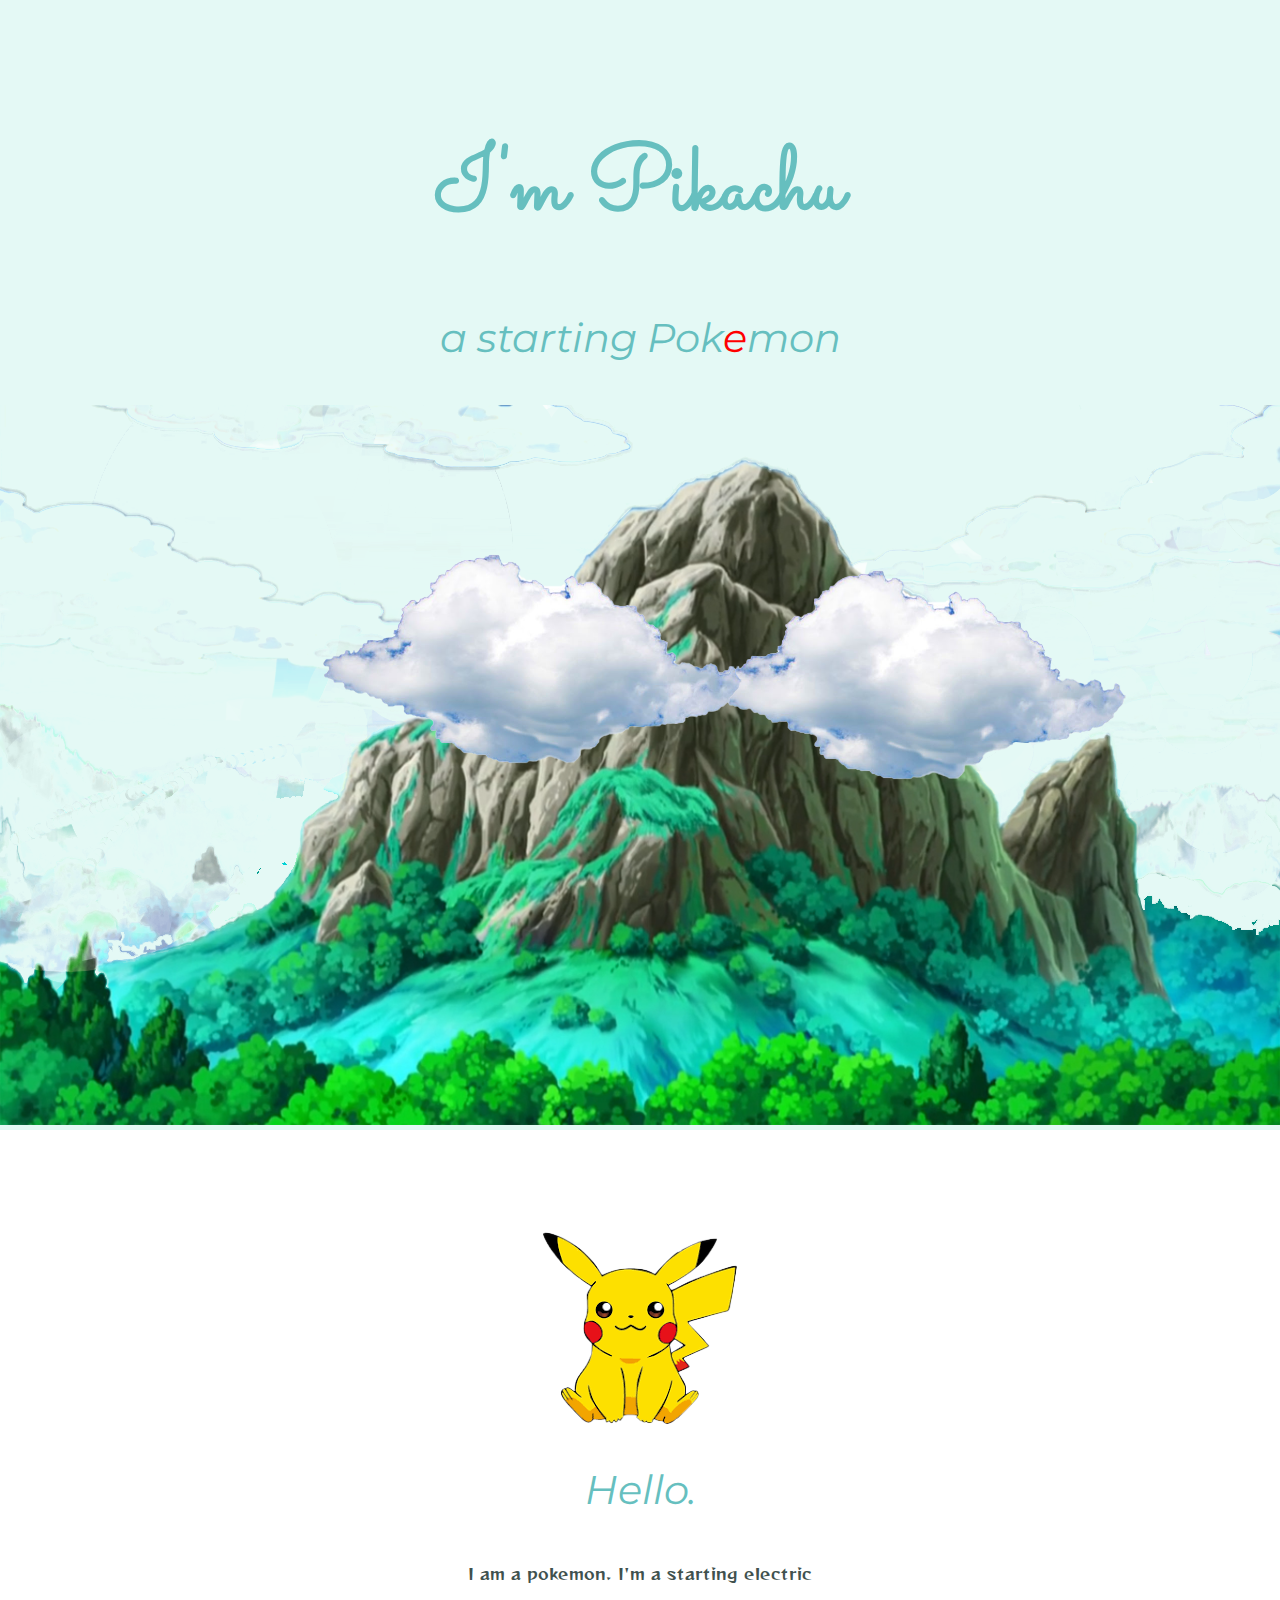
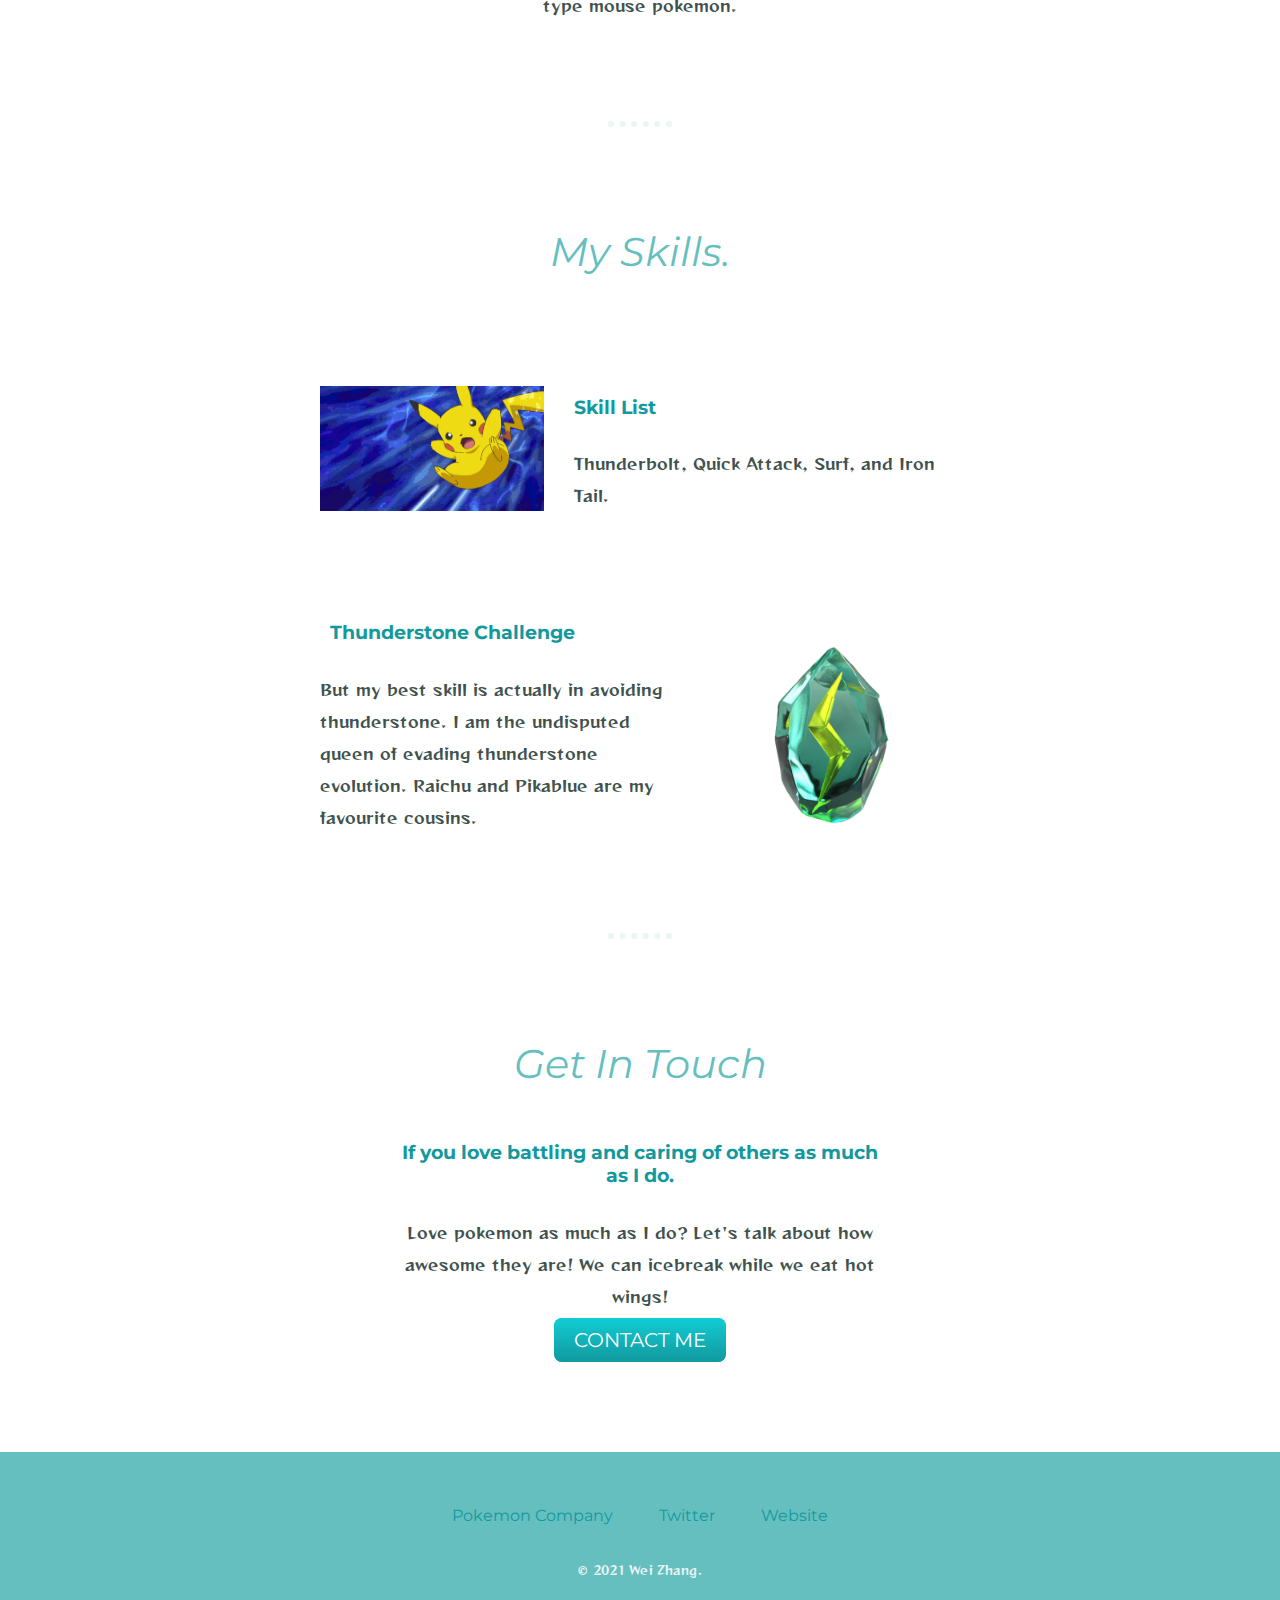
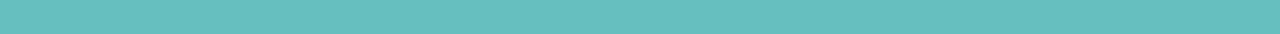
<file: index.html>
<!DOCTYPE html>
<html lang="en" dir="ltr">

<head>
  <meta charset="utf-8">
  <title></title>
  <link rel="stylesheet" href="css/style.css">
  <link rel="icon" href="favicon.ico">
  <link rel="preconnect" href="https://fonts.gstatic.com">
  <link href="https://fonts.googleapis.com/css2?family=Montserrat:wght@400&family=Reggae+One&family=Sacramento&display=swap" rel="stylesheet">
</head>

<body>
  <div class="top-container">
    <img class="top-cloud" src="images/cloud.png" alt="cloud image">
    <div class="title-text">
      <h1> I'm Pikachu</h1>
      <h2> a starting Pok<span class="pro">e</span>mon</h2>
    </div>
    <img class="bottom-cloud" src="images/cloud.png" alt="cloud image">
    <img class="mountain" src="images/mountain.png" alt="moutain image">
  </div>

  <div class="middle-container">
    <div class="profile">
      <img src="images/pikachu.png" alt="pikachu image">
      <h2>Hello.</h2>
      <p class="intro">I am a pokemon. I'm a starting electric type mouse pokemon.</p>
    </div>
    <hr>
    <div class="skills">
      <h2>My Skills.</h2>
      <div class="skill-row">
        <img class="code-img" src="images/skills.gif" alt="code-img">
        <h3>Skill List</h3>
        <p> <span class="thunderbolt">Thunderbolt</span>, <span class="quickattack">Quick Attack</span>, <span class="surf" >Surf</span>, and <span class="irontail">Iron Tail.</span> </p>
      </div>
      <div class="skill-row">
        <img class="thunderstone-img" src="images/thunderstone.png" alt="thunderstone-img">
        <h3>Thunderstone Challenge</h3>
        <p>But my best skill is actually in avoiding thunderstone. I am the undisputed queen of evading thunderstone evolution. Raichu and Pikablue are my favourite cousins.</p>
      </div>
    </div>
    <hr>
    <div class="contact-me">
      <h2>Get In Touch</h2>
      <h3>If you love battling and caring of others as much as I do.</h3>
      <p class="contact-message">Love pokemon as much as I do? Let's talk about how awesome they are! We can icebreak while we eat hot wings!</p>
      <a class="btn" href="kilakilagirl@hotmail.com">CONTACT ME</a>
    </div>
  </div>


  <div class="bottom-container">
    <a class="footer-link" href="https://support.pokemon.com/hc/en-us/articles/360001667533-Contact-Us">Pokemon Company</a>
    <a class="footer-link" href="https://twitter.com/Pokemon?ref_src=twsrc%5Egoogle%7Ctwcamp%5Eserp%7Ctwgr%5Eauthor">Twitter</a>
    <a class="footer-link" href="https://www.pokemon.co.jp/">Website</a>
    <p class="copyright">© 2021 Wei Zhang.</p>
  </div>

</body>

</html>
</file>
<file: css/style.css>
h1 {
    color: #66bfbf;
    font-size: 5.625rem;
    line-height: 2;
  margin-top: 0;
  margin-bottom: 0;
  font-family: 'Sacramento', cursive;

}
h2 {
  color: #66bfbf;
  font-family: 'Montserrat', sans-serif;
  font-size: 2.5rem;
  font-weight: normal;
  font-style: oblique;
  padding-bottom: 10px;
}

h3 {
  color: #11999e;
  font-family: 'Montserrat', sans-serif;
  font-weight: bold;
padding: 10px;
}

body {
  color: #40514E;
   margin: 0;
   text-align: center;
  font-family: 'Reggae One', cursive;

}
.bottom-container{
  background-color: #66bfbf;
  padding: 50px 0 20px;

}

a{
color: #11999e;
font-family: 'Montserrat', sans-serif;
margin: 10px 20px;
text-decoration: none;
}
a:hover{
color: #eaf6f6;

}
.intro{
width: 30%;
margin: auto;
}

.contact-me{
  width: 40%;
  margin: 40px auto 60px;
}
/* 100% = 16px */
.pro {
  color: red;
}

.bottom-cloud {
  position: absolute;
  left: 15%;
  width: 55%;
bottom: 250px;
}
hr{
  border: dotted #Eaf6f6 6px;
  border-bottom: none;
  width: 4%;
  margin-top: 100px;
  margin-bottom: 100px;

}
.top-cloud {
  position: absolute;
  left: 45%;
  width: 55%;
  top: 500px;
}

.top-container {
  background-color: #E4F9F5;
  position: relative;
  padding-top: 100px;
}
.middle-container{
  margin: 100px 0;
}
.skill-row{
  width: 50%;
  margin: 100px auto 100px auto;
  text-align: left;

}
p{
    line-height: 2;
}
.code-img{
  width: 35%;
  float: left;
  margin-right: 30px;
}
.thunderstone-img{
  width: 40%;
  float: right;
  margin-left: 30px;
}

.mountain{
  width: 100%;
}

.thunderbolt:hover{
color:#ffefa1;
  background-color: #ffc75f;
    border-radius: 15px;
}
.quickattack:hover{
color: #eae3c8;
  background-color: #ffc75f;
    border-radius: 15px;
}
.surf:hover{
color:  #a4ebf3;
  background-color: #ffc75f;
  border-radius: 15px;
}
.irontail:hover{
  color: #f6f6f6;
  background-color: #ffc75f;
    border-radius: 15px;
}
.btn {
  background: #11cdd4;
  background-image: -webkit-linear-gradient(top, #11cdd4, #11999e);
  background-image: -moz-linear-gradient(top, #11cdd4, #11999e);
  background-image: -ms-linear-gradient(top, #11cdd4, #11999e);
  background-image: -o-linear-gradient(top, #11cdd4, #11999e);
  background-image: linear-gradient(to bottom, #11cdd4, #11999e);
  -webkit-border-radius: 8;
  -moz-border-radius: 8;
  border-radius: 8px;
  font-family: 'Montserrat', sans-serif;
  color: #ffffff;
  font-size: 20px;
  padding: 10px 20px 10px 20px;
  text-decoration: none;
}
.copyright{
color: #eaf6f6;
font-size: 0.75rem;
padding: 20px 0;

}
.btn:hover {
  background: #d1c81e;
  background-image: -webkit-linear-gradient(top, #d1c81e, #e8e087);
  background-image: -moz-linear-gradient(top, #d1c81e, #e8e087);
  background-image: -ms-linear-gradient(top, #d1c81e, #e8e087);
  background-image: -o-linear-gradient(top, #d1c81e, #e8e087);
  background-image: linear-gradient(to bottom, #d1c81e, #e8e087);
  text-decoration: none;
}
</file>
